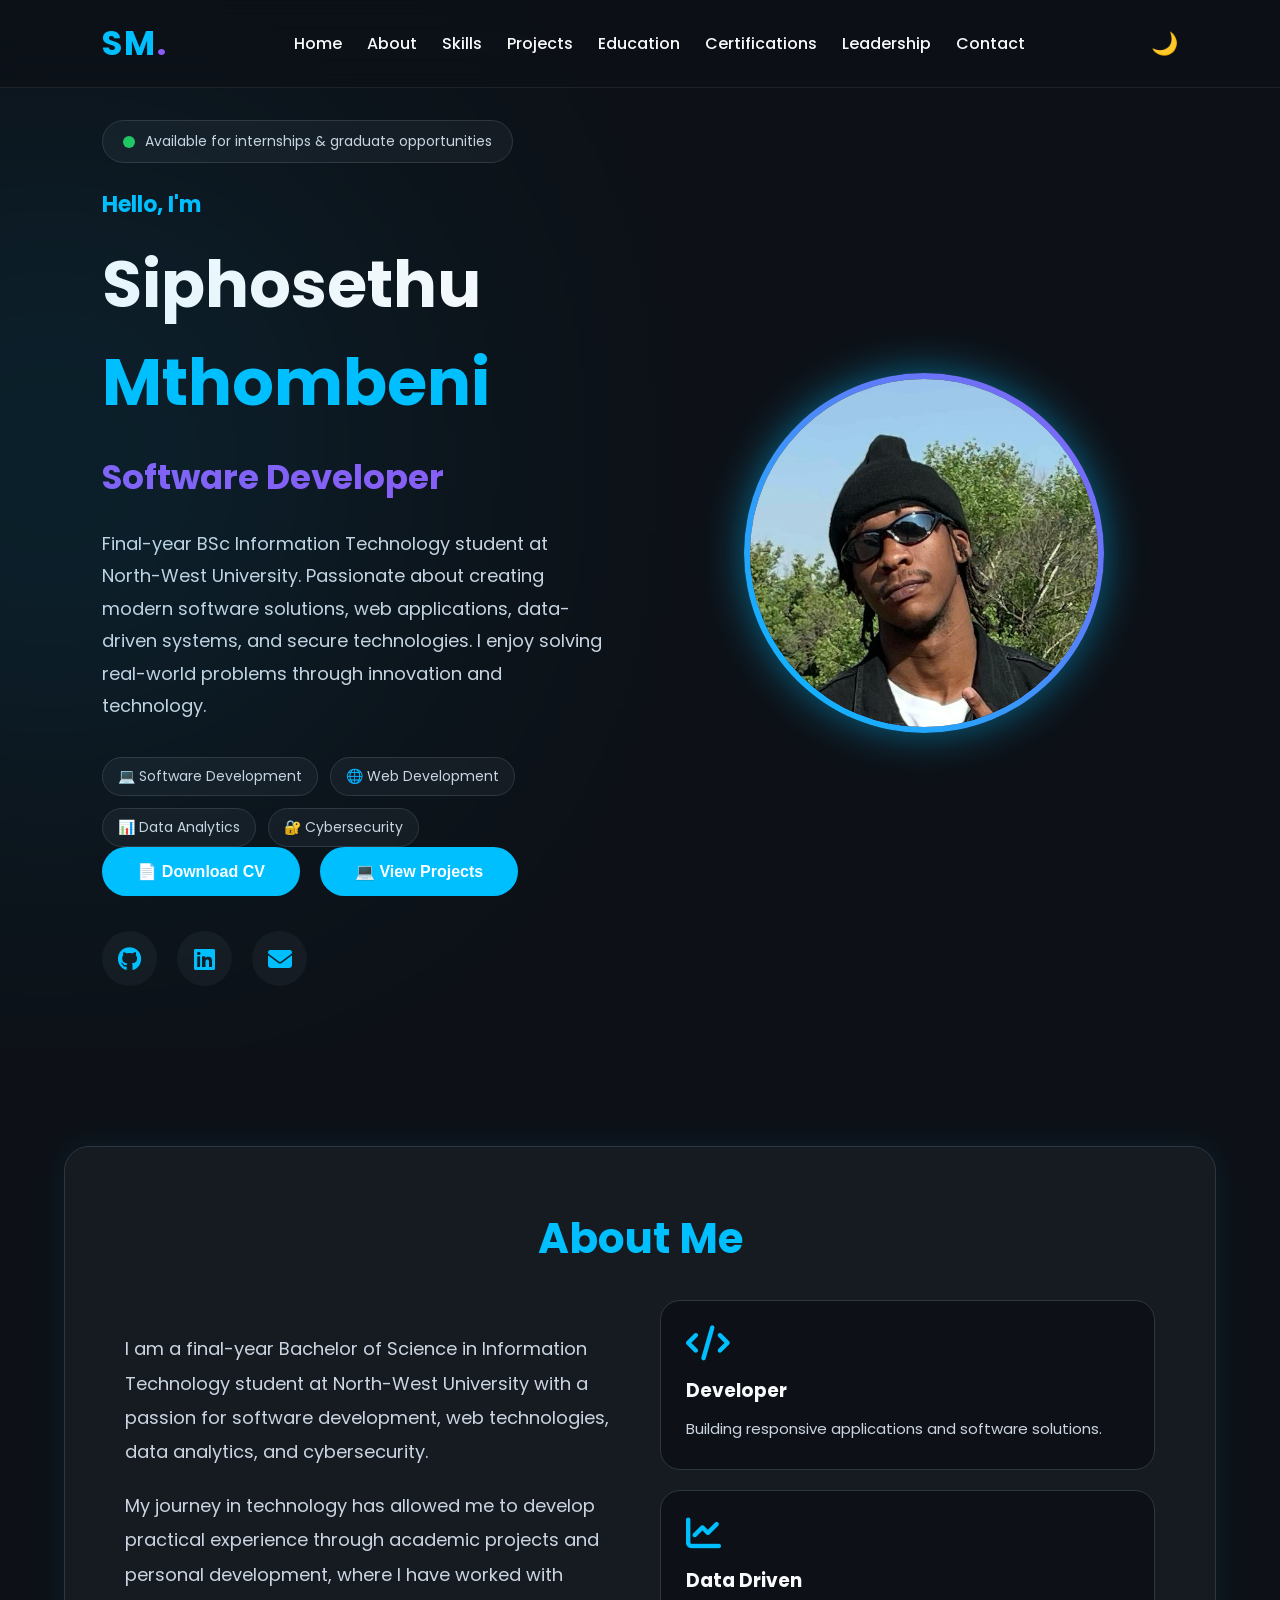
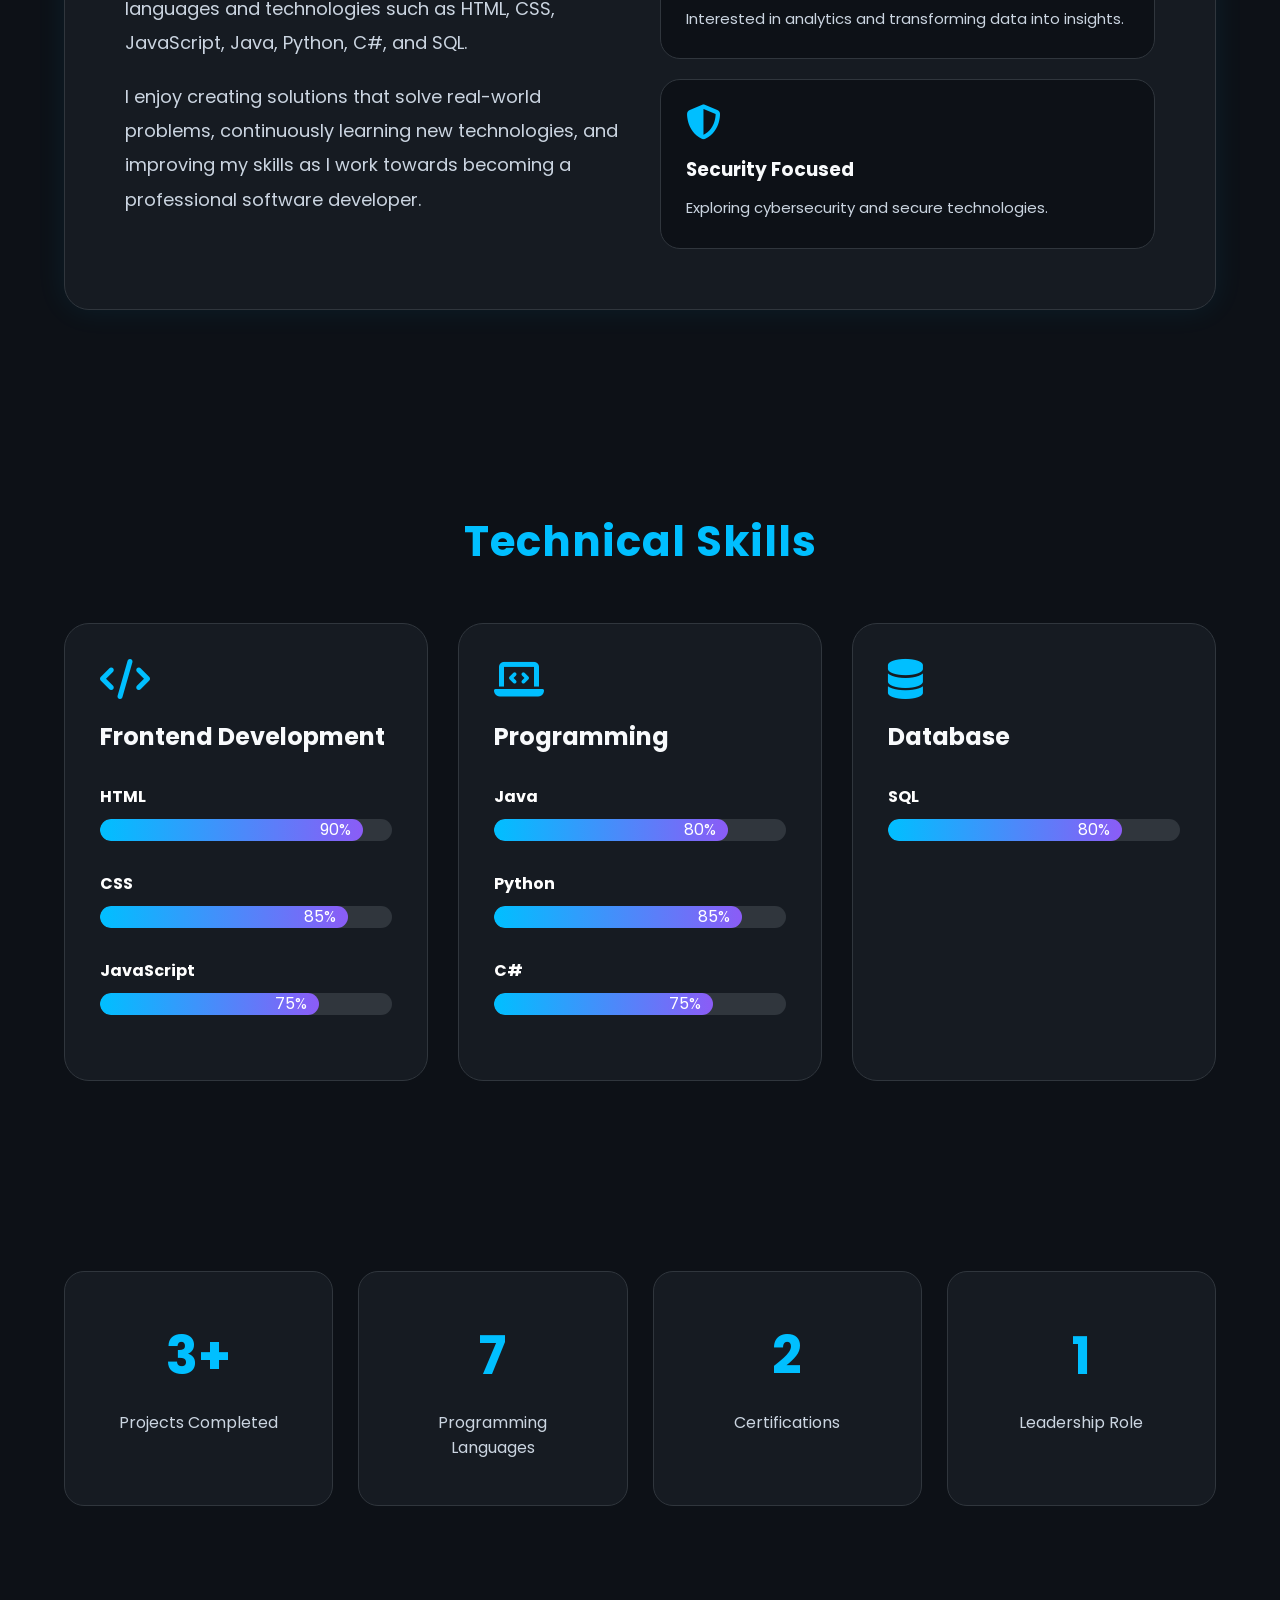
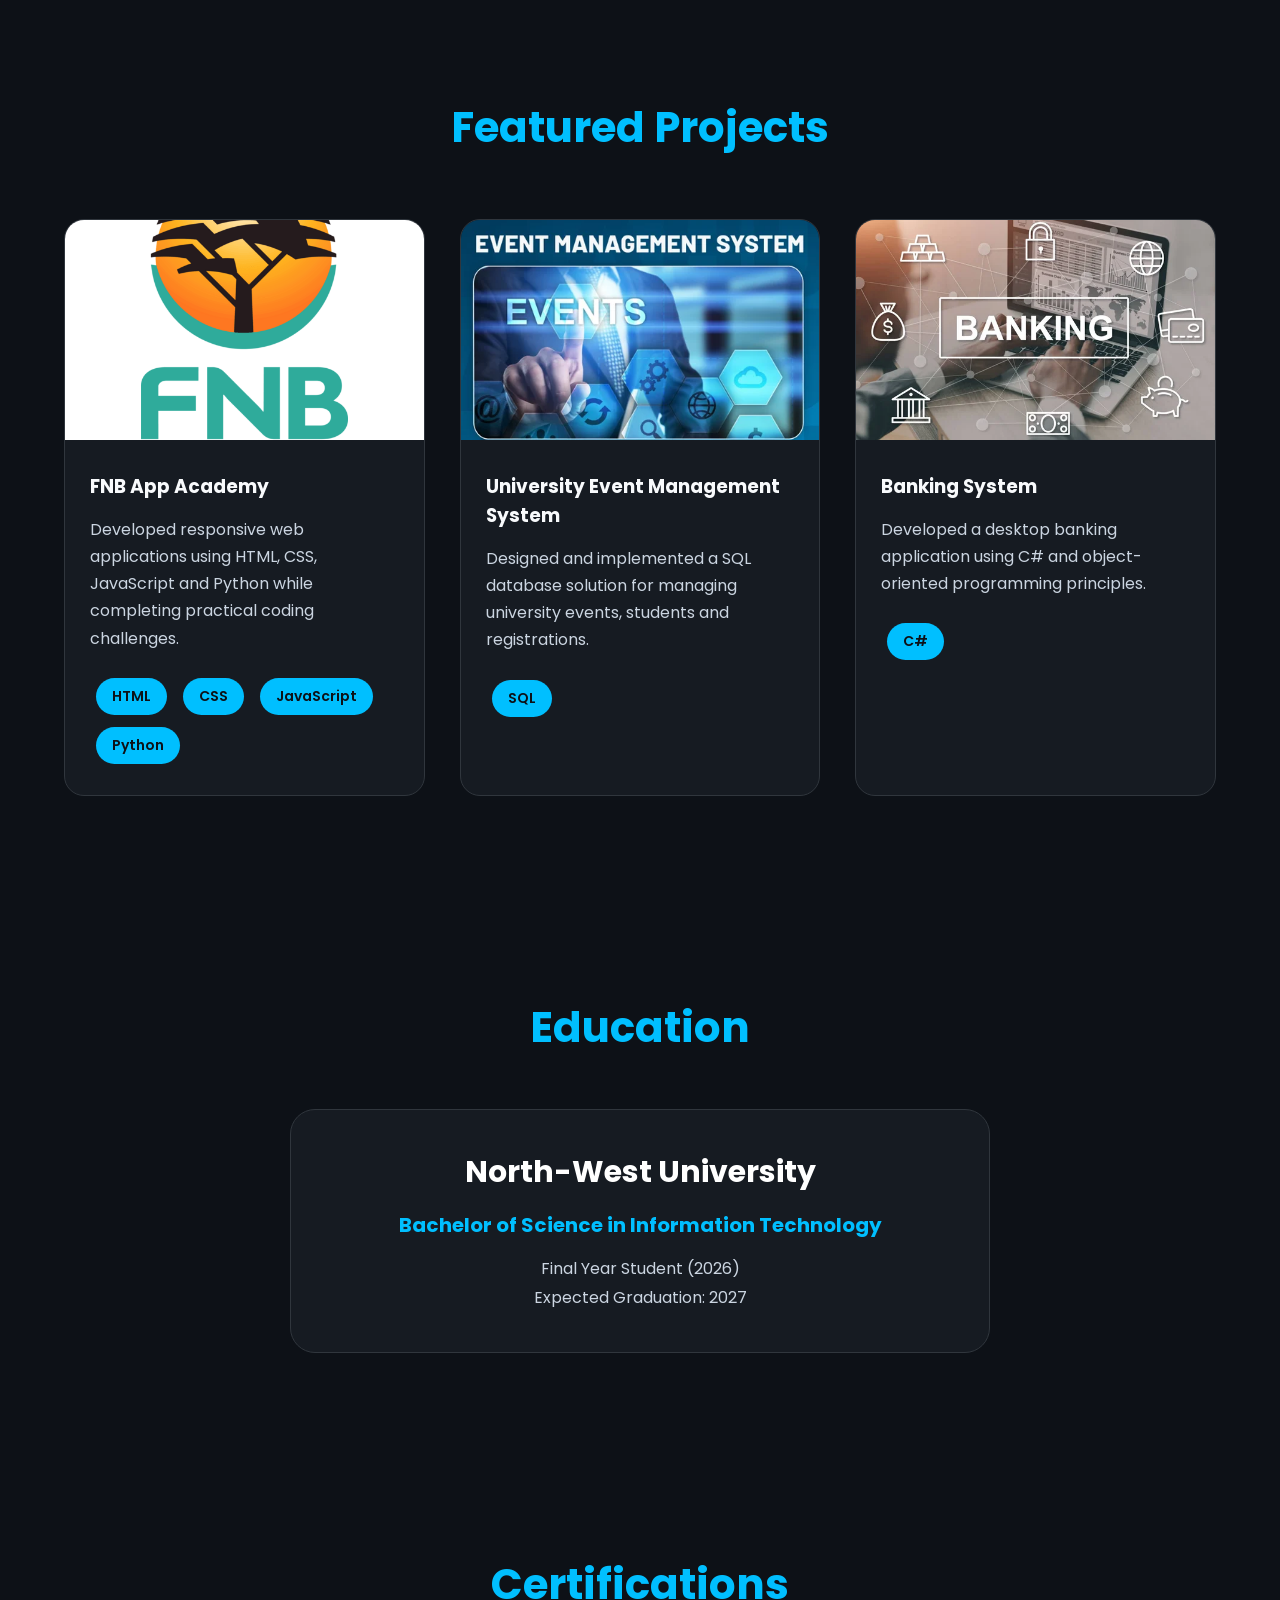
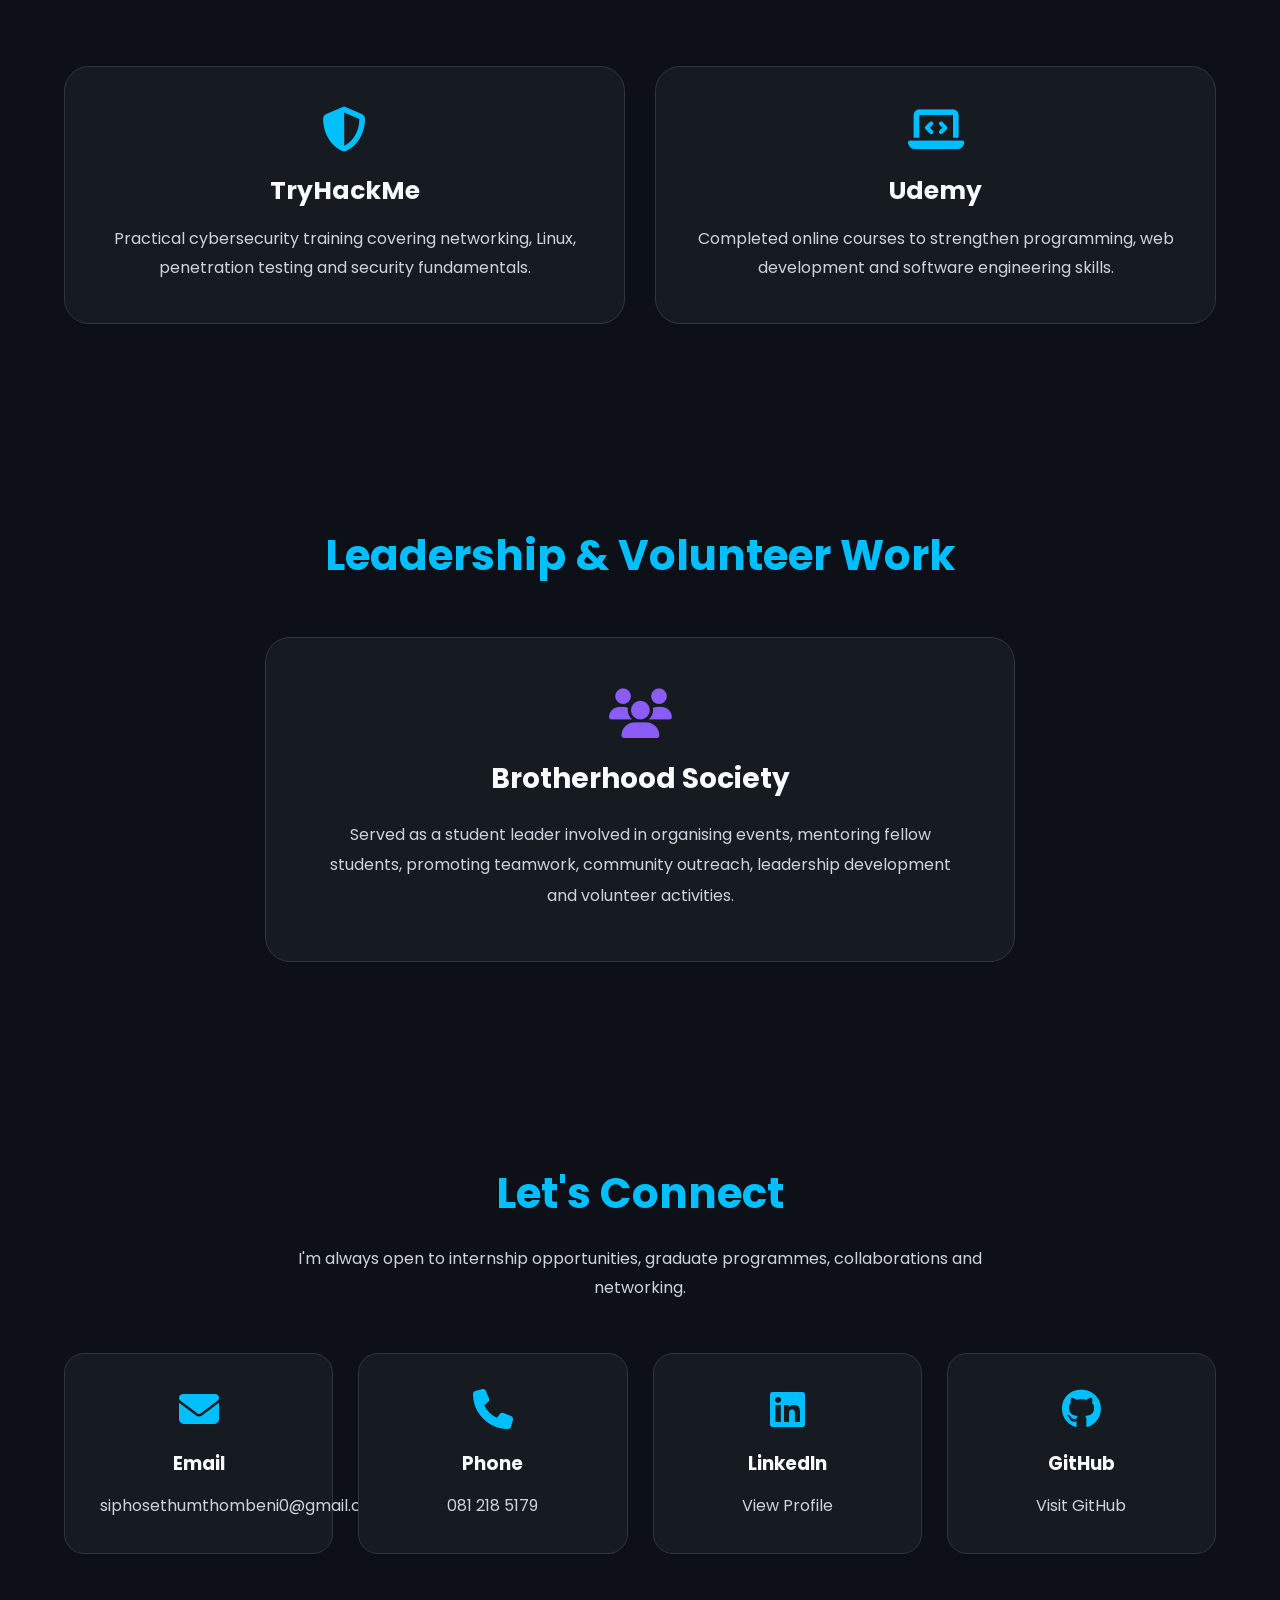
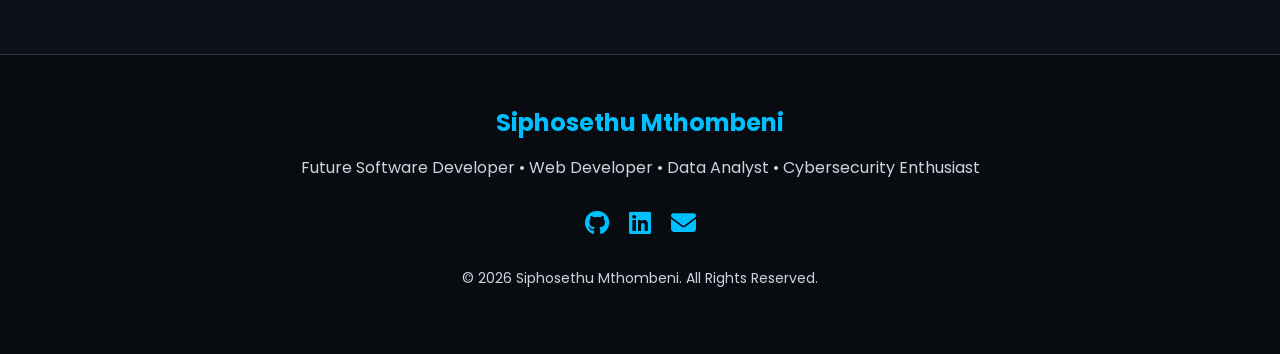
<file: index.html>
<!DOCTYPE html>
<html lang="en">

<head>

    <meta charset="UTF-8">
    <meta name="viewport" content="width=device-width, initial-scale=1.0">

    <title>Siphosethu Mthombeni | Portfolio</title>

    <!-- Google Font -->
    <link href="https://fonts.googleapis.com/css2?family=Poppins:wght@300;400;500;600;700&display=swap" rel="stylesheet">

    <!-- Font Awesome -->
    <link rel="stylesheet"
    href="https://cdnjs.cloudflare.com/ajax/libs/font-awesome/6.5.2/css/all.min.css">

    <!-- CSS -->
    <link rel="stylesheet" href="style.css">

</head>
  
<body>


<nav>

    <div class="logo">
        <h2>SM<span>.</span></h2>
    </div>

    <div class="menu-toggle">
        <i class="fas fa-bars"></i>
    </div>

    <ul>

        <li><a href="#home">Home</a></li>

        <li><a href="#about">About</a></li>

        <li><a href="#skills">Skills</a></li>

        <li><a href="#projects">Projects</a></li>

        <li><a href="#education">Education</a></li>

        <li><a href="#certifications">Certifications</a></li>

        <li><a href="#leadership">Leadership</a></li>

        <li><a href="#contact">Contact</a></li>

    </ul>

    <button id="theme-toggle">
        🌙
    </button>

</nav>


<section id="home" class="hero">

    <div class="hero-text">


       <div class="availability">

            <span></span>

            Available for internships & graduate opportunities

        </div>


        <h4>Hello, I'm</h4>


        <h1>
             Siphosethu 
             <span>Mthombeni</span>
        </h1>


        <h2>
            <span id="typing"></span>
        </h2>

        <p>

        Final-year BSc Information Technology student at North-West University.

        Passionate about creating modern software solutions,
        web applications, data-driven systems, and secure technologies.

        I enjoy solving real-world problems through innovation and technology.

        </p>

        <div class="hero-tags">

            <span>💻 Software Development</span>

            <span>🌐 Web Development</span>

            <span>📊 Data Analytics</span>

            <span>🔐 Cybersecurity</span>

        </div>


        <div class="hero-buttons">

            <a href="cv/Siphosethu_Mthombeni_CV.pdf" target="_blank">

                <button>📄 Download CV</button>

            </a>

            <a href="#projects">

                <button>💻 View Projects</button>

            </a>

        </div>

        <div class="social-icons">

            <a href="https://github.com/SiphosethuMthombeni" target="_blank">

                <i class="fab fa-github"></i>

            </a>

            <a href="https://www.linkedin.com/in/siphosethu-mthombeni-57a177362" target="_blank">

                <i class="fab fa-linkedin"></i>

            </a>

            <a href="mailto:siphosethumthombeni0@gmail.com">

                <i class="fas fa-envelope"></i>

            </a>

        </div>

    </div>

    <div class="hero-image">

        <img src="images/profile.jpeg" alt="Siphosethu Mthombeni">

    </div>

</section>


<section id="about" class="about fade">

    <div class="container">


        <h2>About Me</h2>


        <div class="about-content">


            <div class="about-text">


                <p>

                    I am a final-year Bachelor of Science in Information Technology student at North-West University with a passion for software development, web technologies, data analytics, and cybersecurity.

                </p>


                <p>

                    My journey in technology has allowed me to develop practical experience through academic projects and personal development, where I have worked with languages and technologies such as HTML, CSS, JavaScript, Java, Python, C#, and SQL.

                </p>


                <p>

                    I enjoy creating solutions that solve real-world problems, continuously learning new technologies, and improving my skills as I work towards becoming a professional software developer.

                </p>


            </div>



            <div class="about-cards">


                <div class="about-card">

                    <i class="fas fa-code"></i>

                    <h3>Developer</h3>

                    <p>
                        Building responsive applications and software solutions.
                    </p>

                </div>



                <div class="about-card">

                    <i class="fas fa-chart-line"></i>

                    <h3>Data Driven</h3>

                    <p>
                        Interested in analytics and transforming data into insights.
                    </p>

                </div>



                <div class="about-card">

                    <i class="fas fa-shield-alt"></i>

                    <h3>Security Focused</h3>

                    <p>
                        Exploring cybersecurity and secure technologies.
                    </p>

                </div>


            </div>


        </div>


    </div>

</section>


<section id="skills" class="skills fade">


<div class="container">


<h2>Technical Skills</h2>



<div class="skills-grid">



<!-- Frontend -->

<div class="skill-category">


<i class="fas fa-code"></i>

<h3>Frontend Development</h3>


<div class="skill">

<h4>HTML</h4>

<div class="bar">

<div class="progress html">90%</div>

</div>

</div>


<div class="skill">

<h4>CSS</h4>

<div class="bar">

<div class="progress css">85%</div>

</div>

</div>


<div class="skill">

<h4>JavaScript</h4>

<div class="bar">

<div class="progress js">75%</div>

</div>

</div>


</div>





<!-- Programming -->

<div class="skill-category">


<i class="fas fa-laptop-code"></i>

<h3>Programming</h3>



<div class="skill">

<h4>Java</h4>

<div class="bar">

<div class="progress java">80%</div>

</div>

</div>



<div class="skill">

<h4>Python</h4>

<div class="bar">

<div class="progress python">85%</div>

</div>

</div>



<div class="skill">

<h4>C#</h4>

<div class="bar">

<div class="progress csharp">75%</div>

</div>

</div>



</div>





<!-- Database -->

<div class="skill-category">


<i class="fas fa-database"></i>


<h3>Database</h3>



<div class="skill">

<h4>SQL</h4>


<div class="bar">


<div class="progress sql">80%</div>


</div>


</div>


</div>



</div>


</div>


</section>


<section class="stats fade">

    <div class="container">

        <div class="stat-card">
            <h2>3+</h2>
            <p>Projects Completed</p>
        </div>

        <div class="stat-card">
            <h2>7</h2>
            <p>Programming Languages</p>
        </div>

        <div class="stat-card">
            <h2>2</h2>
            <p>Certifications</p>
        </div>

        <div class="stat-card">
            <h2>1</h2>
            <p>Leadership Role</p>
        </div>

    </div>

</section>



<section id="projects" class="projects fade">

    <div class="container">

        <h2>Featured Projects</h2>

        <div class="project-container">

            <!-- Project 1 -->

            <div class="project-card">

                <img src="images/project1.png" alt="FNB App Academy">

                <div class="project-content">

                    <h3>FNB App Academy</h3>

                    <p>
                        Developed responsive web applications using HTML, CSS, JavaScript and Python while completing practical coding challenges.
                    </p>

                    <div class="tech-stack">

                        <span>HTML</span>
                        <span>CSS</span>
                        <span>JavaScript</span>
                        <span>Python</span>

                    </div>

                </div>

            </div>

            <!-- Project 2 -->

            <div class="project-card">

                <img src="images/project2.png" alt="University Event Management System">

                <div class="project-content">

                    <h3>University Event Management System</h3>

                    <p>
                        Designed and implemented a SQL database solution for managing university events, students and registrations.
                    </p>

                    <div class="tech-stack">

                        <span>SQL</span>

                    </div>

                </div>

            </div>

            <!-- Project 3 -->

            <div class="project-card">

                <img src="images/project3.png" alt="Banking System">

                <div class="project-content">

                    <h3>Banking System</h3>

                    <p>
                        Developed a desktop banking application using C# and object-oriented programming principles.
                    </p>

                    <div class="tech-stack">

                        <span>C#</span>

                    </div>

                </div>

            </div>

        </div>

    </div>

</section>



<section id="education" class="education fade">

    <div class="container">

        <h2>Education</h2>

        <div class="education-card">

            <h3>North-West University</h3>

            <h4>Bachelor of Science in Information Technology</h4>

            <p>Final Year Student (2026)</p>

            <p>Expected Graduation: 2027</p>

        </div>

    </div>

</section>



<section id="certifications" class="certifications fade">

    <div class="container">

        <h2>Certifications</h2>

        <div class="cert-container">

            <div class="cert-card">

                <i class="fas fa-shield-alt"></i>

                <h3>TryHackMe</h3>

                <p>
                    Practical cybersecurity training covering networking, Linux, penetration testing and security fundamentals.
                </p>

            </div>

            <div class="cert-card">

                <i class="fas fa-laptop-code"></i>

                <h3>Udemy</h3>

                <p>
                    Completed online courses to strengthen programming, web development and software engineering skills.
                </p>

            </div>

        </div>

    </div>

</section>


<section id="leadership" class="leadership fade">

    <div class="container">

        <h2>Leadership & Volunteer Work</h2>

        <div class="leader-card">

            <i class="fas fa-users"></i>

            <h3>Brotherhood Society</h3>

            <p>

                Served as a student leader involved in organising events,
                mentoring fellow students,
                promoting teamwork,
                community outreach,
                leadership development
                and volunteer activities.

            </p>

        </div>

    </div>

</section>



<section id="contact" class="contact fade">

    <div class="container">

        <h2>Let's Connect</h2>

        <p>
            I'm always open to internship opportunities, graduate programmes,
            collaborations and networking.
        </p>

        <div class="contact-grid">

            <div class="contact-card">

                <i class="fas fa-envelope"></i>

                <h3>Email</h3>

                <a href="mailto:siphosethumthombeni0@gmail.com">

                    siphosethumthombeni0@gmail.com

                </a>

            </div>

            <div class="contact-card">

                <i class="fas fa-phone"></i>

                <h3>Phone</h3>

                <p>

                    081 218 5179

                </p>

            </div>

            <div class="contact-card">

                <i class="fab fa-linkedin"></i>

                <h3>LinkedIn</h3>

                <a href="https://www.linkedin.com/in/siphosethu-mthombeni-57a177362" target="_blank">

                    View Profile

                </a>

            </div>

            <div class="contact-card">

                <i class="fab fa-github"></i>

                <h3>GitHub</h3>

                <a href="https://github.com/SiphosethuMthombeni" target="_blank">

                    Visit GitHub

                </a>

            </div>

        </div>

    </div>

</section>


<footer>

    <h2>Siphosethu Mthombeni</h2>

    <p>

        Future Software Developer • Web Developer • Data Analyst • Cybersecurity Enthusiast

    </p>

    <div class="footer-icons">

        <a href="https://github.com/SiphosethuMthombeni" target="_blank">

            <i class="fab fa-github"></i>

        </a>

        <a href="https://www.linkedin.com/in/siphosethu-mthombeni-57a177362" target="_blank">

            <i class="fab fa-linkedin"></i>

        </a>

        <a href="mailto:siphosethumthombeni0@gmail.com">

            <i class="fas fa-envelope"></i>

        </a>

    </div>

    <p class="copyright">

        © 2026 Siphosethu Mthombeni.
        All Rights Reserved.

    </p>

</footer>


<button id="topBtn">

    <i class="fas fa-arrow-up"></i>

</button>

<script src="script.js"></script>

</body>

</html>
</file>
<file: style.css>
/* ==========================================
   GOOGLE FONT
========================================== */

@import url('https://fonts.googleapis.com/css2?family=Poppins:wght@300;400;500;600;700&display=swap');

/* ==========================================
   RESET
========================================== */

*{
    margin:0;
    padding:0;
    box-sizing:border-box;
    scroll-behavior:smooth;
}

/* ==========================================
   BODY
========================================== */

body{

    font-family:'Poppins',sans-serif;

    background:#0d1117;

    color:#f8fafc;

    overflow-x:hidden;

}

/* ==========================================
   SCROLLBAR
========================================== */

::-webkit-scrollbar{

    width:10px;

}

::-webkit-scrollbar-track{

    background:#0d1117;

}

::-webkit-scrollbar-thumb{

    background:#00bfff;

    border-radius:20px;

}

::-webkit-scrollbar-thumb:hover{

    background:#8b5cf6;

}

/* ==========================================
   CONTAINER
========================================== */

.container{

    width:90%;

    max-width:1200px;

    margin:auto;

}

/* ==========================================
   NAVIGATION
========================================== */

nav{

    position:fixed;

    top:0;

    left:0;

    width:100%;

    display:flex;

    justify-content:space-between;

    align-items:center;

    padding:18px 8%;

    background:rgba(13,17,23,.75);

    backdrop-filter:blur(18px);

    border-bottom:1px solid rgba(255,255,255,.08);

    z-index:1000;

}

.logo h2{

    color:#00bfff;

    font-size:34px;

    letter-spacing:2px;

}

.logo span{

    color:#8b5cf6;

}

nav ul{

    display:flex;

    list-style:none;

    gap:25px;

}

nav ul li a{

    color:#f8fafc;

    text-decoration:none;

    font-weight:500;

    transition:.3s;

}

nav ul li a:hover{

    color:#00bfff;

}

.menu-toggle{

    display:none;

    font-size:30px;

    cursor:pointer;

    color:#00bfff;

}

#theme-toggle{

    background:none;

    border:none;

    color:#00bfff;

    font-size:22px;

    cursor:pointer;

}


/* ==========================================
   HERO
========================================== */

.hero{

    min-height:100vh;

    display:flex;

    align-items:center;

    justify-content:space-between;

    gap:60px;

    padding:120px 8% 60px;

}

.hero-text{

    flex:1;

}

.hero-text h4{

    color:#00bfff;

    font-size:22px;

    margin-bottom:15px;

}

.hero-text h1{

    font-size:65px;

    margin-bottom:20px;

}

.hero-text h2{

    color:#8b5cf6;

    font-size:34px;

    margin-bottom:25px;

}

.hero-text p{

    color:#cbd5e1;

    line-height:1.8;

    font-size:18px;

    margin-bottom:35px;

}

.hero-buttons{

    display:flex;

    gap:20px;

    flex-wrap:wrap;

    margin-bottom:35px;

}

.hero-buttons button{

    padding:15px 35px;

    border:none;

    border-radius:40px;

    cursor:pointer;

    background:#00bfff;

    color:white;

    font-size:16px;

    font-weight:600;

    transition:.35s;

}

.hero-buttons button:hover{

    transform:translateY(-5px);

    box-shadow:0 0 25px #00bfff;

}

.social-icons{

    display:flex;

    gap:20px;

}

.social-icons a{

    width:55px;

    height:55px;

    display:flex;

    justify-content:center;

    align-items:center;

    border-radius:50%;

    background:#161b22;

    color:#00bfff;

    text-decoration:none;

    font-size:24px;

    transition:.35s;

}

.social-icons a:hover{

    transform:translateY(-6px);

    box-shadow:0 0 25px #8b5cf6;

}

.hero-image{

    flex:1;

    display:flex;

    justify-content:center;

}

.hero-image img{

    width:350px;
    height:350px;
    object-fit:cover;
    border-radius:50%;
    border:5px solid #00bfff;
    box-shadow:0 0 40px rgba(0,191,255,.5);
    animation:float 5s ease-in-out infinite;

}

.hero-image img:hover{

    transform:scale(1.05);

}

/* ==========================================
   HERO IMPROVEMENTS
========================================== */


.hero{

    position:relative;

    overflow:hidden;

}


.hero::before{

    content:"";

    position:absolute;

    width:500px;

    height:500px;

    background:#00bfff;

    filter:blur(180px);

    opacity:.15;

    top:20%;

    left:-200px;

}


.hero-text h1 span{

    color:#00bfff;

}



.availability{

    display:inline-flex;

    align-items:center;

    gap:10px;

    padding:10px 20px;

    border-radius:30px;

    background:#161b22;

    border:1px solid #30363d;

    color:#cbd5e1;

    margin-bottom:25px;

    font-size:14px;

}



.availability span{

    width:12px;

    height:12px;

    background:#22c55e;

    border-radius:50%;

    animation:pulse 2s infinite;

}



.hero-tags{

    display:flex;

    flex-wrap:wrap;

    gap:12px;

    margin-top:25px;

}



.hero-tags span{

    padding:8px 15px;

    border-radius:20px;

    background:#161b22;

    border:1px solid #30363d;

    color:#cbd5e1;

    font-size:14px;

    transition:.3s;

}



.hero-tags span:hover{

    border-color:#00bfff;

    transform:translateY(-5px);

}



/* Profile Image Upgrade */

.hero-image img{

    width:360px;

    height:360px;

    object-fit:cover;

    border-radius:50%;

    border:6px solid transparent;

    background:

    linear-gradient(#161b22,#161b22) padding-box,

    linear-gradient(45deg,#00bfff,#8b5cf6) border-box;

    box-shadow:0 0 40px rgba(0,191,255,.5);

}



@keyframes pulse{


0%{

box-shadow:0 0 0 0 rgba(34,197,94,.7);

}


70%{

box-shadow:0 0 0 15px rgba(34,197,94,0);

}


100%{

box-shadow:0 0 0 0 rgba(34,197,94,0);

}

}


/* ==========================================
   ABOUT
========================================== */

.about{

    padding:100px 0;

}

.about .container{

    background:#161b22;

    border:1px solid #30363d;

    border-radius:25px;

    padding:60px;

    box-shadow:0 0 30px rgba(0,191,255,.08);

}

.about h2{

    text-align:center;

    font-size:42px;

    color:#00bfff;

    margin-bottom:30px;

}

.about p{

    font-size:18px;

    color:#cbd5e1;

    text-align:center;

    line-height:1.9;

    max-width:900px;

    margin:20px auto;

}

/* ==========================================
   ABOUT IMPROVEMENT
========================================== */


.about-content{

    display:grid;

    grid-template-columns:1fr 1fr;

    gap:40px;

    align-items:center;

}



.about-text p{

    text-align:left;

    margin-bottom:20px;

}



.about-cards{

    display:grid;

    gap:20px;

}



.about-card{

    background:#0d1117;

    padding:25px;

    border-radius:20px;

    border:1px solid #30363d;

    transition:.35s;

}



.about-card:hover{

    transform:translateX(10px);

    border-color:#00bfff;

    box-shadow:0 0 25px rgba(0,191,255,.3);

}



.about-card i{

    font-size:35px;

    color:#00bfff;

    margin-bottom:15px;

}



.about-card h3{

    margin-bottom:10px;

}



.about-card p{

    text-align:left;

    font-size:15px;

    margin:0;

}


/* ==========================================
   SKILLS
========================================== */

.skills{

    padding:100px 0;

}

.skills h2{

    text-align:center;

    color:#00bfff;

    font-size:42px;

    margin-bottom:50px;

    letter-spacing:1px;

}

.skills-container{

    max-width:850px;

    margin:auto;

}

.skill{

    margin:30px 0;

}

.skill h3{

    margin-bottom:10px;

    color:white;

}

.bar{

    height:22px;

    background:#30363d;

    border-radius:30px;

    overflow:hidden;

}

.progress{

    height:100%;

    width:0;

    background:linear-gradient(90deg,#00bfff,#8b5cf6);

    border-radius:30px;

    color:white;

    text-align:right;

    padding-right:12px;

    line-height:22px;

    transition:width 2s ease;

}

.progress.show.html{
    width:90%;
}

.progress.show.css{
    width:85%;
}

.progress.show.js{
    width:75%;
}

.progress.show.java{
    width:80%;
}

.progress.show.python{
    width:85%;
}

.progress.show.csharp{
    width:75%;
}

.progress.show.sql{
    width:80%;
}

/* ==========================================
   SKILLS IMPROVEMENT
========================================== */


.skills-grid{

    display:grid;

    grid-template-columns:repeat(auto-fit,minmax(300px,1fr));

    gap:30px;

}



.skill-category{

    background:#161b22;

    padding:35px;

    border-radius:25px;

    border:1px solid #30363d;

    transition:.35s;

}



.skill-category:hover{

    transform:translateY(-10px);

    box-shadow:0 0 30px rgba(0,191,255,.3);

}



.skill-category > i{

    font-size:40px;

    color:#00bfff;

    margin-bottom:20px;

}



.skill-category h3{

    margin-bottom:30px;

    font-size:24px;

}



.skill h4{

    margin-bottom:10px;

    color:#ffffff;

}

/* ==========================================
   STATISTICS
========================================== */

.stats{

    padding:90px 0;

}

.stats .container{

    display:grid;

    grid-template-columns:repeat(auto-fit,minmax(220px,1fr));

    gap:25px;

}

.stat-card{

    background:#161b22;

    border-radius:20px;

    padding:45px;

    text-align:center;

    border:1px solid #30363d;

    transition:.35s;

}

.stat-card:hover{

    transform:translateY(-10px);

    box-shadow:0 0 25px #00bfff;

}

.stat-card h2{

    font-size:52px;

    color:#00bfff;

}

.stat-card p{

    margin-top:15px;

    color:#cbd5e1;

}


/* ==========================================
   PROJECTS
========================================== */

.projects{

    padding:100px 0;

}

.projects h2{

    text-align:center;

    font-size:42px;

    color:#00bfff;

    margin-bottom:60px;

}

.project-container{

    display:grid;

    grid-template-columns:repeat(auto-fit,minmax(330px,1fr));

    gap:35px;

}

.project-card{

    background:#161b22;

    border-radius:20px;

    overflow:hidden;

    border:1px solid #30363d;

    transition:.35s;

}

.project-card:hover{

    transform:translateY(-10px);

    box-shadow:0 0 25px rgba(139,92,246,.6);

}

.project-card img{

    width:100%;

    height:220px;

    object-fit:cover;

}

.project-content{

    padding:25px;

}

.project-content h3{

    margin-bottom:15px;

}

.project-content p{

    color:#cbd5e1;

    line-height:1.7;

}

.tech-stack{

    margin-top:20px;

}

.tech-stack span{

    display:inline-block;

    margin:6px;

    padding:8px 16px;

    background:#00bfff;

    color:#0d1117;

    border-radius:30px;

    font-weight:600;

    font-size:14px;

}

/* ==========================================
   SCROLL FADE ANIMATION
========================================== */

.fade{

    opacity:1;

    transform:translateY(0);


}


.fade.show{

    opacity:1;

    transform:translateY(0);

}

/* ==========================================
   EDUCATION
========================================== */

.education{

    padding:100px 0;

}


.education h2{

    text-align:center;

    color:#00bfff;

    font-size:42px;

    margin-bottom:50px;

}


.education-card{

    max-width:700px;

    margin:auto;

    padding:40px;

    text-align:center;

    background:#161b22;

    border-radius:25px;

    border:1px solid #30363d;

    transition:.35s;

}


.education-card:hover{

    transform:translateY(-10px);

    box-shadow:0 0 30px rgba(0,191,255,.4);

}


.education-card h3{

    font-size:30px;

    color:#ffffff;

    margin-bottom:15px;

}


.education-card h4{

    color:#00bfff;

    font-size:20px;

    margin-bottom:15px;

}


.education-card p{

    color:#cbd5e1;

    line-height:1.8;

}



/* ==========================================
   CERTIFICATIONS
========================================== */


.certifications{

    padding:100px 0;

}


.certifications h2{

    text-align:center;

    color:#00bfff;

    font-size:42px;

    margin-bottom:50px;

}


.cert-container{

    display:grid;

    grid-template-columns:repeat(auto-fit,minmax(300px,1fr));

    gap:30px;

}


.cert-card{

    background:#161b22;

    padding:40px;

    border-radius:25px;

    text-align:center;

    border:1px solid #30363d;

    transition:.35s;

}


.cert-card:hover{

    transform:translateY(-10px);

    box-shadow:0 0 30px rgba(139,92,246,.5);

}


.cert-card i{

    font-size:45px;

    color:#00bfff;

    margin-bottom:20px;

}


.cert-card h3{

    font-size:25px;

    margin-bottom:15px;

}


.cert-card p{

    color:#cbd5e1;

    line-height:1.8;

}



/* ==========================================
   LEADERSHIP
========================================== */


.leadership{

    padding:100px 0;

}


.leadership h2{

    text-align:center;

    color:#00bfff;

    font-size:42px;

    margin-bottom:50px;

}


.leader-card{

    max-width:750px;

    margin:auto;

    background:#161b22;

    padding:50px;

    text-align:center;

    border-radius:25px;

    border:1px solid #30363d;

    transition:.35s;

}


.leader-card:hover{

    transform:translateY(-10px);

    box-shadow:0 0 30px rgba(0,191,255,.4);

}


.leader-card i{

    font-size:50px;

    color:#8b5cf6;

    margin-bottom:20px;

}


.leader-card h3{

    font-size:28px;

    margin-bottom:20px;

}


.leader-card p{

    color:#cbd5e1;

    line-height:1.9;

}



/* ==========================================
   CONTACT
========================================== */


.contact{

    padding:100px 0;

}


.contact h2{

    text-align:center;

    color:#00bfff;

    font-size:42px;

    margin-bottom:20px;

}


.contact > .container > p{

    text-align:center;

    color:#cbd5e1;

    max-width:700px;

    margin:auto;

    line-height:1.8;

    margin-bottom:50px;

}


.contact-grid{

    display:grid;

    grid-template-columns:repeat(auto-fit,minmax(230px,1fr));

    gap:25px;

}


.contact-card{

    background:#161b22;

    padding:35px;

    text-align:center;

    border-radius:20px;

    border:1px solid #30363d;

    transition:.35s;

}


.contact-card:hover{

    transform:translateY(-10px);

    box-shadow:0 0 25px #00bfff;

}


.contact-card i{

    font-size:40px;

    color:#00bfff;

    margin-bottom:20px;

}


.contact-card h3{

    margin-bottom:15px;

}


.contact-card p,
.contact-card a{

    color:#cbd5e1;

    text-decoration:none;

}


.contact-card a:hover{

    color:#00bfff;

}

/* ==========================================
   FOOTER
========================================== */


footer{

    background:#080b10;

    padding:50px 8%;

    text-align:center;

    border-top:1px solid #30363d;

}


footer h2{

    color:#00bfff;

    margin-bottom:15px;

}


footer p{

    color:#cbd5e1;

    margin:15px 0;

}


.footer-icons{

    display:flex;

    justify-content:center;

    gap:20px;

    margin:25px 0;

}


.footer-icons a{

    color:#00bfff;

    font-size:25px;

    transition:.3s;

}


.footer-icons a:hover{

    color:#8b5cf6;

    transform:translateY(-5px);

}


.copyright{

    font-size:14px;

}



/* ==========================================
   BACK TO TOP BUTTON
========================================== */


#topBtn{

    position:fixed;

    right:30px;

    bottom:30px;

    width:50px;

    height:50px;

    border-radius:50%;

    border:none;

    background:#00bfff;

    color:white;

    font-size:20px;

    cursor:pointer;

    display:none;

    transition:.3s;

}


#topBtn:hover{

    background:#8b5cf6;

    transform:translateY(-5px);

}

/* ==========================================
   FLOATING IMAGE ANIMATION
========================================== */

@keyframes float{

0%{

transform:translateY(0px);

}

50%{

transform:translateY(-18px);

}

100%{

transform:translateY(0px);

}

}

/* ==========================================
   LIGHT MODE
========================================== */

.light-mode{

    background:#f8fafc;

    color:#111827;

}


.light-mode nav{

    background:rgba(255,255,255,.8);

}


.light-mode nav ul li a{

    color:#111827;

}


.light-mode .about .container,
.light-mode .stat-card,
.light-mode .project-card,
.light-mode .education-card,
.light-mode .cert-card,
.light-mode .leader-card,
.light-mode .contact-card{

    background:white;

    border-color:#ddd;

}


.light-mode p{

    color:#475569;

}


/* ==========================================
   MOBILE RESPONSIVE DESIGN
========================================== */

@media(max-width:768px){


    /* Navigation */

    nav{

        padding:18px 5%;

    }
    

    nav ul{

        position:absolute;

        top:80px;

        left:-100%;

        width:100%;

        flex-direction:column;

        background:#0d1117;

        text-align:center;

        padding:30px 0;

        transition:.4s;

    }


    nav ul.active{

        left:0;

    }


    .menu-toggle{

        display:block;

    }


    #theme-toggle{

        margin-left:10px;

    }



    /* Hero Section */

    .hero{

        flex-direction:column-reverse;

        text-align:center;

        padding-top:140px;

    }


    .hero-text h1{

        font-size:40px;

    }


    .hero-text h2{

        font-size:25px;

    }


    .hero-text p{

        font-size:16px;

    }


    .hero-buttons{

        justify-content:center;

    }


    .social-icons{

        justify-content:center;

    }



    /* Profile Image */

    .hero-image img{

        width:250px;

        height:250px;

    }

     /* Hero Improvements */

    .availability{

        font-size:12px;

    }


    .hero-tags{

        justify-content:center;

    }


    /* Section Headings */

    .about h2,
    .skills h2,
    .projects h2,
    .education h2,
    .certifications h2,
    .leadership h2,
    .contact h2{

        font-size:32px;

    }



    /* About */

    .about .container{

        padding:35px 20px;

    }

    .about-content{

    grid-template-columns:1fr;

}


.about-text p{

    text-align:center;

}


.about-card:hover{

    transform:none;

}



    /* Statistics */

    .stats .container{

        grid-template-columns:1fr;

    }

    .skills-grid{

        grid-template-columns:1fr;

    }



    /* Projects */

    .project-container{

        grid-template-columns:1fr;

    }



    /* Certifications */

    .cert-container{

        grid-template-columns:1fr;

    }



    /* Contact */

    .contact-grid{

        grid-template-columns:1fr;

    }



    /* Education */

    .education-card{

        padding:30px 20px;

    }



    /* Leadership */

    .leader-card{

        padding:30px 20px;

    }



    /* Footer */

    footer{

        padding:40px 5%;

    }



    /* Back To Top Button */

    #topBtn{

        right:20px;

        bottom:20px;

    }

}
</file>
